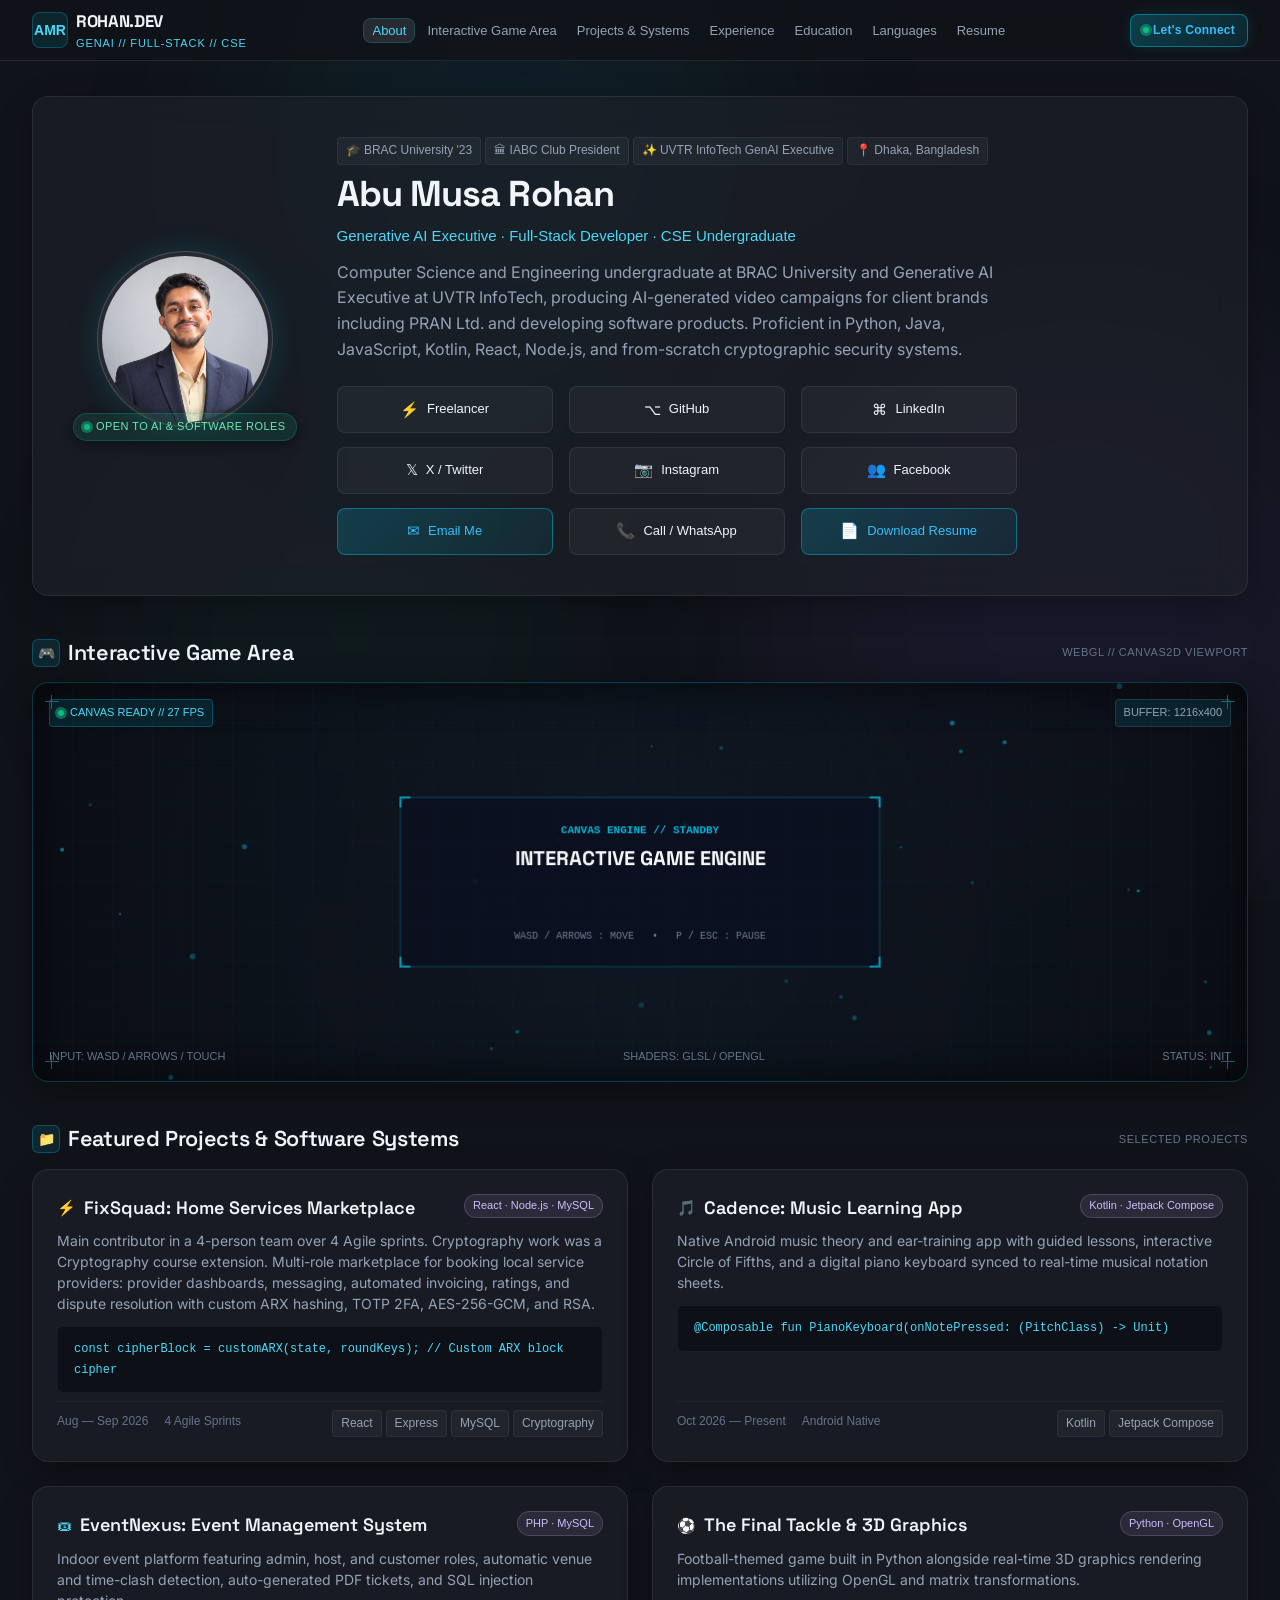
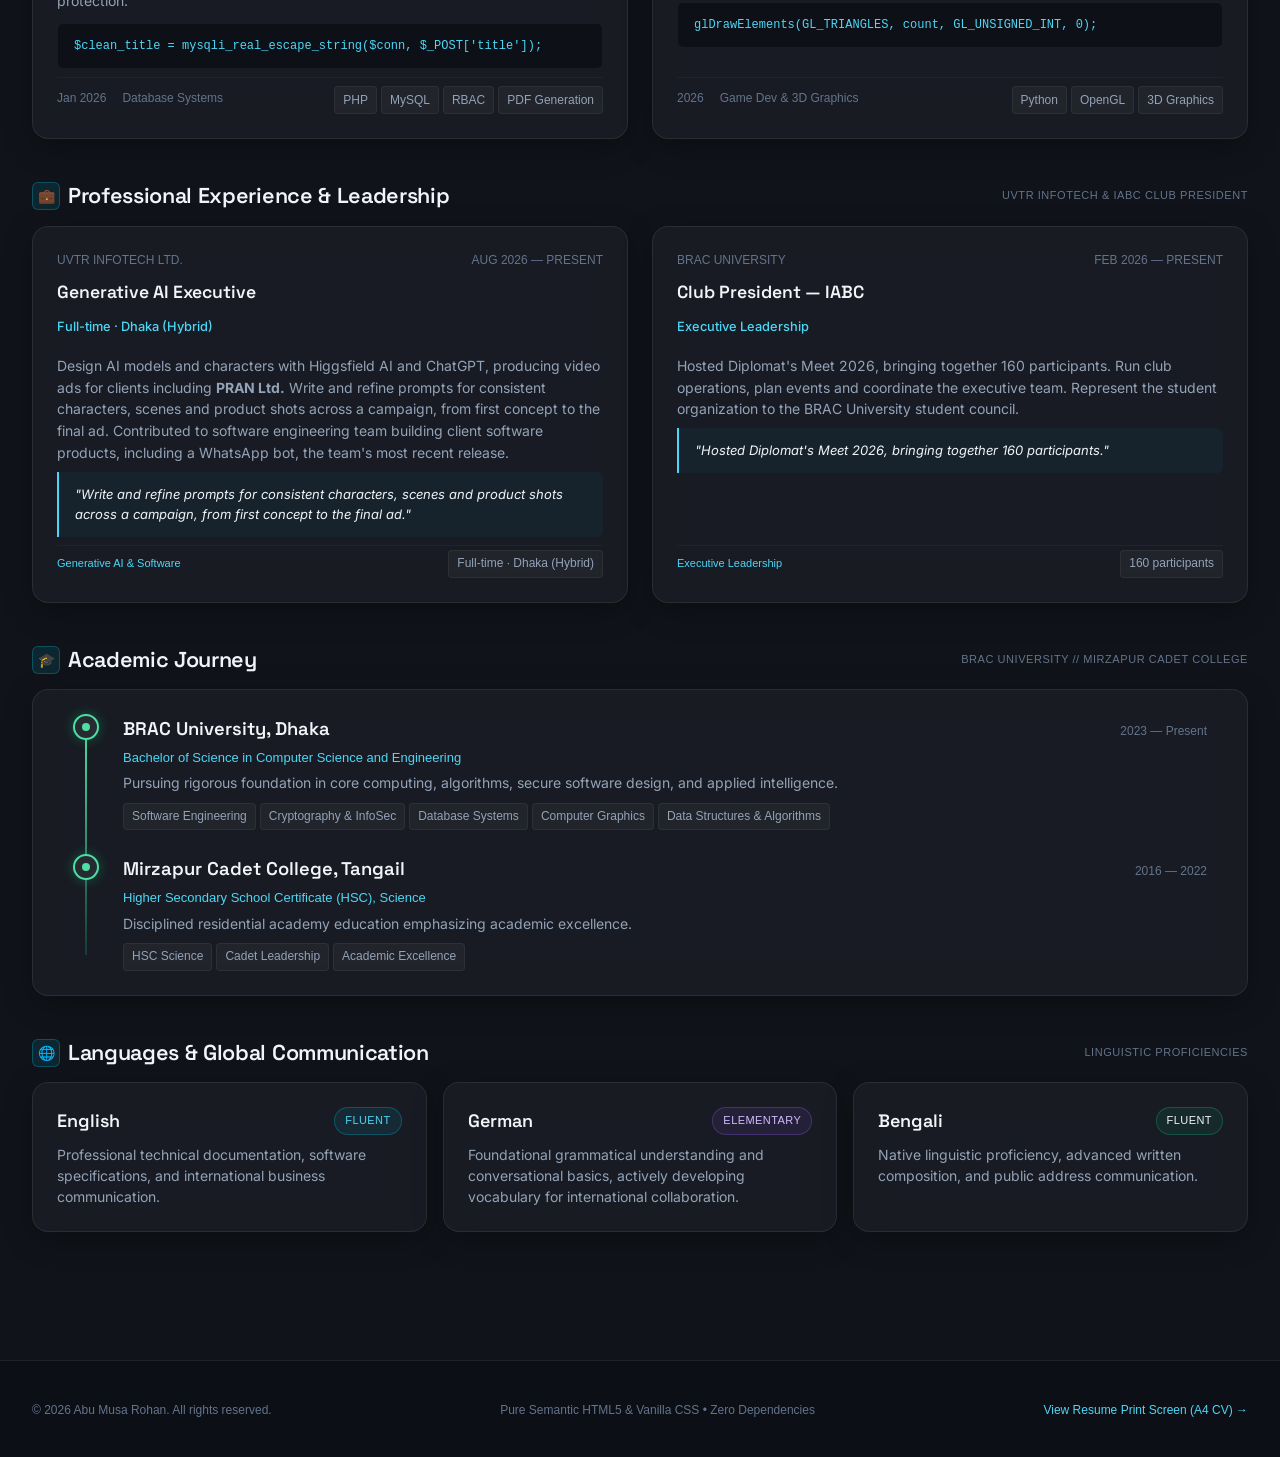
<file: index.html>
<!DOCTYPE html>
<html lang="en">
<head>
  <meta charset="UTF-8">
  <meta name="viewport" content="width=device-width, initial-scale=1.0">
  <title>Abu Musa Rohan - Generative AI Executive &amp; Full-Stack Developer</title>
  <meta name="description" content="Portfolio of Abu Musa Rohan - Generative AI Executive at UVTR InfoTech, Full-Stack Developer, and CSE Undergraduate at BRAC University.">
  
  <!-- Preconnect and Load Web Fonts (display: swap) -->
  <link rel="preconnect" href="https://fonts.googleapis.com">
  <link rel="preconnect" href="https://fonts.gstatic.com" crossorigin>
  <link rel="stylesheet" href="https://fonts.googleapis.com/css2?family=Inter:wght@400;500;600&family=Space+Grotesk:wght@500;600;700&display=swap">

  <!-- Design System Tokens & Base Stylesheet (Zero external framework dependencies) -->
  <link rel="stylesheet" href="css/tokens.css">
  <link rel="stylesheet" href="css/style.css">
</head>
<body>

  <!-- Ambient Decorative Glowing Mesh (Screen Only) -->
  <div class="ambient-mesh" aria-hidden="true">
    <div class="glow-orb glow-cyan-1"></div>
    <div class="glow-orb glow-violet-1"></div>
    <div class="glow-orb glow-emerald-1"></div>
  </div>

  <!-- Top Sticky Navigation -->
  <header class="site-header">
    <div class="nav-container">
      <a href="#" class="brand-badge">
        <div class="brand-icon">AMR</div>
        <div class="brand-text">
          <span class="brand-title">ROHAN.DEV</span>
          <span class="brand-subtitle">GenAI // Full-Stack // CSE</span>
        </div>
      </a>

      <nav aria-label="Main Navigation">
        <ul class="nav-links">
          <li><a href="#about" class="nav-link active">About</a></li>
          <li><a href="#interactive-game-area" class="nav-link">Interactive Game Area</a></li>
          <li><a href="#projects" class="nav-link">Projects &amp; Systems</a></li>
          <li><a href="#experience" class="nav-link">Experience</a></li>
          <li><a href="#education" class="nav-link">Education</a></li>
          <li><a href="#languages" class="nav-link">Languages</a></li>
          <li><a href="resume.html" class="nav-link">Resume</a></li>
        </ul>
      </nav>

      <div class="nav-actions">
        <a href="mailto:abumusarohan2437@gmail.com" class="btn btn-primary btn-sm" aria-label="Let's Connect via email">
          <span class="status-dot pulsing"></span>
          <span>Let's Connect</span>
        </a>
      </div>
    </div>
  </header>

  <!-- Main Content Shell -->
  <div class="site-wrapper">
    <main>

      <!-- ====================================================================
           MODULE 1: HERO SECTION
           ==================================================================== -->
      <section id="about" class="glass-panel hero-card" aria-label="Profile and Bio">
        <!-- Avatar Column with Glowing Halo and Live Status Badge -->
        <div class="hero-avatar-area">
          <div class="avatar-wrapper">
            <img src="assets/Professional Pic Rohan_org shirt.png" alt="Abu Musa Rohan - Generative AI Executive &amp; Full-Stack Developer" class="avatar-img" width="176" height="176" loading="eager" fetchpriority="high" decoding="async">
          </div>
          <div class="status-pill avatar-status-badge">
            <span class="status-dot pulsing"></span>
            <span>Open to AI &amp; Software Roles</span>
          </div>
        </div>

        <!-- Identity, Bio & Interactive Call-to-Actions -->
        <div class="hero-content">
          <!-- Status Chips Row -->
          <div class="hero-tags-row">
            <span class="tech-tag">🎓 BRAC University '23</span>
            <span class="tech-tag">🏛 IABC Club President</span>
            <span class="tech-tag">✨ UVTR InfoTech GenAI Executive</span>
            <span class="tech-tag">📍 Dhaka, Bangladesh</span>
          </div>

          <!-- Name & Role -->
          <h1 class="hero-name">Abu Musa Rohan</h1>
          <p class="hero-title-subline">Generative AI Executive · Full-Stack Developer · CSE Undergraduate</p>

          <!-- Narrative Bio -->
          <p class="hero-bio">
            Computer Science and Engineering undergraduate at BRAC University and Generative AI Executive at UVTR InfoTech, 
            producing AI-generated video campaigns for client brands including PRAN Ltd. and developing software products. 
            Proficient in Python, Java, JavaScript, Kotlin, React, Node.js, and from-scratch cryptographic security systems.
          </p>

          <!-- Frosted Glass Contact & Actions 3x3 Grid (9 Uniform Items) -->
          <div class="hero-contact-grid" aria-label="Social Profiles and Contact Channels">
            <!-- 1. Freelancer -->
            <a href="https://www.freelancer.com/u/rohan5689" target="_blank" rel="noopener noreferrer" class="contact-grid-btn" title="Freelancer.com Profile" aria-label="Freelancer Profile">
              <span class="btn-icon">⚡</span>
              <span class="btn-text">Freelancer</span>
            </a>
            <!-- 2. GitHub -->
            <a href="https://github.com/lEVI2889" target="_blank" rel="noopener noreferrer" class="contact-grid-btn" title="GitHub Profile" aria-label="GitHub Profile">
              <span class="btn-icon">⌥</span>
              <span class="btn-text">GitHub</span>
            </a>
            <!-- 3. LinkedIn -->
            <a href="https://linkedin.com/in/abumusarohan" target="_blank" rel="noopener noreferrer" class="contact-grid-btn" title="LinkedIn Profile" aria-label="LinkedIn Profile">
              <span class="btn-icon">⌘</span>
              <span class="btn-text">LinkedIn</span>
            </a>
            <!-- 4. X / Twitter -->
            <a href="https://x.com/levi_ack89" target="_blank" rel="noopener noreferrer" class="contact-grid-btn" title="X Profile" aria-label="X Profile">
              <span class="btn-icon">𝕏</span>
              <span class="btn-text">X / Twitter</span>
            </a>
            <!-- 5. Instagram -->
            <a href="https://www.instagram.com/am_rohan_89/" target="_blank" rel="noopener noreferrer" class="contact-grid-btn" title="Instagram" aria-label="Instagram Profile">
              <span class="btn-icon">📷</span>
              <span class="btn-text">Instagram</span>
            </a>
            <!-- 6. Facebook -->
            <a href="https://www.facebook.com/abumusa.rohan/" target="_blank" rel="noopener noreferrer" class="contact-grid-btn" title="Facebook" aria-label="Facebook Profile">
              <span class="btn-icon">👥</span>
              <span class="btn-text">Facebook</span>
            </a>
            <!-- 7. Email -->
            <a href="mailto:abumusarohan2437@gmail.com" class="contact-grid-btn highlight-primary" title="Email Abu Musa Rohan" aria-label="Email Abu Musa Rohan">
              <span class="btn-icon">✉</span>
              <span class="btn-text">Email Me</span>
            </a>
            <!-- 8. Call / Phone -->
            <a href="tel:+8801722615596" class="contact-grid-btn" title="Call or WhatsApp (+880 1722-615596)" aria-label="Call or WhatsApp (+880 1722-615596)">
              <span class="btn-icon">📞</span>
              <span class="btn-text">Call / WhatsApp</span>
            </a>
            <!-- 9. Download Resume -->
            <a href="resume.html" class="contact-grid-btn highlight-primary" title="View & Download Resume" aria-label="View and Download Resume">
              <span class="btn-icon">📄</span>
              <span class="btn-text">Download Resume</span>
            </a>
          </div>
        </div>
      </section>

      <!-- ====================================================================
           MODULE 2: INTERACTIVE CANVAS CONTAINER
           ==================================================================== -->
      <section id="interactive-game-area" class="canvas-section" aria-label="Interactive Game Canvas">
        <div class="section-header-row">
          <div class="section-title-wrap">
            <div class="section-icon-badge">🎮</div>
            <h2 class="section-heading">Interactive Game Area</h2>
          </div>
          <span class="section-telemetry">WebGL // Canvas2D Viewport</span>
        </div>

        <!-- Blank Frosted Glass Canvas Container -->
        <div class="interactive-game-canvas glass-panel">
          <!-- Subtle corner crosshairs -->
          <div class="crosshair crosshair-tl"></div>
          <div class="crosshair crosshair-tr"></div>
          <div class="crosshair crosshair-bl"></div>
          <div class="crosshair crosshair-br"></div>

          <!-- Header Bar within Canvas -->
          <div class="canvas-top-bar">
            <div class="canvas-status-badge">
              <span class="status-dot pulsing"></span>
              <span id="canvas-fps-badge">CANVAS READY // 60 FPS</span>
            </div>
            <div class="canvas-status-badge" style="border-color: rgba(255,255,255,0.1); color: var(--text-secondary);">
              <span id="canvas-buffer-badge">BUFFER: 1920x1080</span>
            </div>
          </div>

          <!-- HTML5 Canvas Element -->
          <canvas id="game-canvas" class="game-canvas game-viewport-canvas" aria-label="Interactive Game Viewport"></canvas>

          <!-- Center Minimalist Slot Badge strictly indicating the ready slot -->
          <div class="canvas-center-placeholder">
            <div class="canvas-slot-icon">
              <span>⬡</span>
            </div>
            <h3 class="canvas-slot-label">Interactive Game Area</h3>
            <p class="canvas-slot-desc">
              [Reserved Viewport Slot for Embedded Canvas/Wasm Engine. Ready for "The Final Tackle" Python/OpenGL or Canvas game integration.]
            </p>
          </div>

          <!-- Discreet System Footer within Canvas -->
          <div class="canvas-bottom-bar">
            <span id="canvas-input-badge">INPUT: WASD / ARROWS / TOUCH</span>
            <span>SHADERS: GLSL / OPENGL</span>
            <span id="canvas-status-badge">STATUS: STANDBY</span>
          </div>
        </div>
      </section>

      <!-- ====================================================================
           MODULE 3: PROJECTS & SYSTEMS (REAL CV DATA)
           ==================================================================== -->
      <section id="projects" class="canvas-section" aria-label="Featured Projects">
        <div class="section-header-row">
          <div class="section-title-wrap">
            <div class="section-icon-badge">📁</div>
            <h2 class="section-heading">Featured Projects &amp; Software Systems</h2>
          </div>
          <span class="section-telemetry">Selected Projects</span>
        </div>

        <div class="content-grid-2col">
          <!-- Project 1: FixSquad -->
          <article class="glass-panel glass-panel-interactive repo-card">
            <div class="repo-card-header">
              <div class="repo-name-group">
                <span class="repo-icon">⚡</span>
                <a href="https://github.com/lEVI2889" target="_blank" rel="noopener noreferrer" class="repo-title">FixSquad: Home Services Marketplace</a>
              </div>
              <span class="repo-lang-pill">React · Node.js · MySQL</span>
            </div>
            <p class="repo-desc">
              Main contributor in a 4-person team over 4 Agile sprints. Cryptography work was a Cryptography course extension. Multi-role marketplace for booking local service providers: provider dashboards, messaging, automated invoicing, ratings, and dispute resolution with custom ARX hashing, TOTP 2FA, AES-256-GCM, and RSA.
            </p>
            <div class="repo-code-preview">
              <code>const cipherBlock = customARX(state, roundKeys); // Custom ARX block cipher</code>
            </div>
            <div class="repo-footer">
              <div class="repo-metrics">
                <span class="metric-item">Aug — Sep 2026</span>
                <span class="metric-item">4 Agile Sprints</span>
              </div>
              <div class="timeline-chips">
                <span class="tech-tag">React</span>
                <span class="tech-tag">Express</span>
                <span class="tech-tag">MySQL</span>
                <span class="tech-tag">Cryptography</span>
              </div>
            </div>
          </article>

          <!-- Project 2: Cadence -->
          <article class="glass-panel glass-panel-interactive repo-card">
            <div class="repo-card-header">
              <div class="repo-name-group">
                <span class="repo-icon">🎵</span>
                <a href="https://github.com/lEVI2889" target="_blank" rel="noopener noreferrer" class="repo-title">Cadence: Music Learning App</a>
              </div>
              <span class="repo-lang-pill">Kotlin · Jetpack Compose</span>
            </div>
            <p class="repo-desc">
              Native Android music theory and ear-training app with guided lessons, interactive Circle of Fifths, and a digital piano keyboard synced to real-time musical notation sheets.
            </p>
            <div class="repo-code-preview">
              <code>@Composable fun PianoKeyboard(onNotePressed: (PitchClass) -&gt; Unit)</code>
            </div>
            <div class="repo-footer">
              <div class="repo-metrics">
                <span class="metric-item">Oct 2026 — Present</span>
                <span class="metric-item">Android Native</span>
              </div>
              <div class="timeline-chips">
                <span class="tech-tag">Kotlin</span>
                <span class="tech-tag">Jetpack Compose</span>
              </div>
            </div>
          </article>

          <!-- Project 3: EventNexus -->
          <article class="glass-panel glass-panel-interactive repo-card">
            <div class="repo-card-header">
              <div class="repo-name-group">
                <span class="repo-icon">🎟</span>
                <a href="https://github.com/lEVI2889" target="_blank" rel="noopener noreferrer" class="repo-title">EventNexus: Event Management System</a>
              </div>
              <span class="repo-lang-pill">PHP · MySQL</span>
            </div>
            <p class="repo-desc">
              Indoor event platform featuring admin, host, and customer roles, automatic venue and time-clash detection, auto-generated PDF tickets, and SQL injection protection.
            </p>
            <div class="repo-code-preview">
              <code>$clean_title = mysqli_real_escape_string($conn, $_POST['title']);</code>
            </div>
            <div class="repo-footer">
              <div class="repo-metrics">
                <span class="metric-item">Jan 2026</span>
                <span class="metric-item">Database Systems</span>
              </div>
              <div class="timeline-chips">
                <span class="tech-tag">PHP</span>
                <span class="tech-tag">MySQL</span>
                <span class="tech-tag">RBAC</span>
                <span class="tech-tag">PDF Generation</span>
              </div>
            </div>
          </article>

          <!-- Project 4: The Final Tackle & 3D Graphics -->
          <article class="glass-panel glass-panel-interactive repo-card">
            <div class="repo-card-header">
              <div class="repo-name-group">
                <span class="repo-icon">⚽</span>
                <a href="https://github.com/lEVI2889" target="_blank" rel="noopener noreferrer" class="repo-title">The Final Tackle &amp; 3D Graphics</a>
              </div>
              <span class="repo-lang-pill">Python · OpenGL</span>
            </div>
            <p class="repo-desc">
              Football-themed game built in Python alongside real-time 3D graphics rendering implementations utilizing OpenGL and matrix transformations.
            </p>
            <div class="repo-code-preview">
              <code>glDrawElements(GL_TRIANGLES, count, GL_UNSIGNED_INT, 0);</code>
            </div>
            <div class="repo-footer">
              <div class="repo-metrics">
                <span class="metric-item">2026</span>
                <span class="metric-item">Game Dev &amp; 3D Graphics</span>
              </div>
              <div class="timeline-chips">
                <span class="tech-tag">Python</span>
                <span class="tech-tag">OpenGL</span>
                <span class="tech-tag">3D Graphics</span>
              </div>
            </div>
          </article>
        </div>
      </section>

      <!-- ====================================================================
           MODULE 4: WORK EXPERIENCE & LEADERSHIP (REAL CV DATA)
           ==================================================================== -->
      <section id="experience" class="canvas-section" aria-label="Experience and Leadership">
        <div class="section-header-row">
          <div class="section-title-wrap">
            <div class="section-icon-badge">💼</div>
            <h2 class="section-heading">Professional Experience &amp; Leadership</h2>
          </div>
          <span class="section-telemetry">UVTR InfoTech &amp; IABC Club President</span>
        </div>

        <div class="feed-grid">
          <!-- Experience Item 1: UVTR InfoTech -->
          <article class="glass-panel glass-panel-interactive feed-card">
            <div class="feed-meta">
              <span>UVTR INFOTECH LTD.</span>
              <span>AUG 2026 — PRESENT</span>
            </div>
            <h3 style="font-family: var(--font-display); font-size: 1.1rem; font-weight: 600; color: var(--text-primary); margin-bottom: 0.2rem;">
              Generative AI Executive
            </h3>
            <div style="font-size: 0.8rem; color: var(--color-primary); margin-bottom: 0.6rem; font-weight: 500;">
              Full-time · Dhaka (Hybrid)
            </div>
            <p class="feed-content">
              Design AI models and characters with Higgsfield AI and ChatGPT, producing video ads for clients including <strong>PRAN Ltd.</strong>
              Write and refine prompts for consistent characters, scenes and product shots across a campaign, from first concept to the final ad.
              Contributed to software engineering team building client software products, including a WhatsApp bot, the team's most recent release.
            </p>
            <blockquote class="feed-highlight-quote">
              "Write and refine prompts for consistent characters, scenes and product shots across a campaign, from first concept to the final ad."
            </blockquote>
            <div class="feed-footer">
              <span class="feed-badge">Generative AI &amp; Software</span>
              <span class="tech-tag">Full-time · Dhaka (Hybrid)</span>
            </div>
          </article>

          <!-- Experience Item 2: IABC Club President -->
          <article class="glass-panel glass-panel-interactive feed-card">
            <div class="feed-meta">
              <span>BRAC UNIVERSITY</span>
              <span>FEB 2026 — PRESENT</span>
            </div>
            <h3 style="font-family: var(--font-display); font-size: 1.1rem; font-weight: 600; color: var(--text-primary); margin-bottom: 0.2rem;">
              Club President — IABC
            </h3>
            <div style="font-size: 0.8rem; color: var(--color-primary); margin-bottom: 0.6rem; font-weight: 500;">
              Executive Leadership
            </div>
            <p class="feed-content">
              Hosted Diplomat's Meet 2026, bringing together 160 participants.
              Run club operations, plan events and coordinate the executive team.
              Represent the student organization to the BRAC University student council.
            </p>
            <blockquote class="feed-highlight-quote">
              "Hosted Diplomat's Meet 2026, bringing together 160 participants."
            </blockquote>
            <div class="feed-footer">
              <span class="feed-badge">Executive Leadership</span>
              <span class="tech-tag">160 participants</span>
            </div>
          </article>
        </div>
      </section>

      <!-- ====================================================================
           MODULE 5: EDUCATION TIMELINE (REAL CV DATA)
           ==================================================================== -->
      <section id="education" class="canvas-section" aria-label="Education Timeline">
        <div class="section-header-row">
          <div class="section-title-wrap">
            <div class="section-icon-badge">🎓</div>
            <h2 class="section-heading">Academic Journey</h2>
          </div>
          <span class="section-telemetry">BRAC University // Mirzapur Cadet College</span>
        </div>

        <div class="glass-panel timeline-container">
          <!-- Continuous Vertical Axis Line -->
          <div class="timeline-axis" aria-hidden="true"></div>

          <!-- Timeline Node 1: BRAC University -->
          <div class="timeline-node">
            <div class="timeline-marker">
              <div class="timeline-marker-inner"></div>
            </div>
            <div class="timeline-content">
              <div class="timeline-header">
                <h3 class="timeline-inst">BRAC University, Dhaka</h3>
                <span class="timeline-period">2023 — Present</span>
              </div>
              <div class="timeline-degree">Bachelor of Science in Computer Science and Engineering</div>
              <p class="timeline-details">
                Pursuing rigorous foundation in core computing, algorithms, secure software design, and applied intelligence.
              </p>
              <div class="timeline-chips">
                <span class="tech-tag">Software Engineering</span>
                <span class="tech-tag">Cryptography &amp; InfoSec</span>
                <span class="tech-tag">Database Systems</span>
                <span class="tech-tag">Computer Graphics</span>
                <span class="tech-tag">Data Structures &amp; Algorithms</span>
              </div>
            </div>
          </div>

          <!-- Timeline Node 2: Mirzapur Cadet College -->
          <div class="timeline-node">
            <div class="timeline-marker">
              <div class="timeline-marker-inner"></div>
            </div>
            <div class="timeline-content">
              <div class="timeline-header">
                <h3 class="timeline-inst">Mirzapur Cadet College, Tangail</h3>
                <span class="timeline-period">2016 — 2022</span>
              </div>
              <div class="timeline-degree">Higher Secondary School Certificate (HSC), Science</div>
              <p class="timeline-details">
                Disciplined residential academy education emphasizing academic excellence.
              </p>
              <div class="timeline-chips">
                <span class="tech-tag">HSC Science</span>
                <span class="tech-tag">Cadet Leadership</span>
                <span class="tech-tag">Academic Excellence</span>
              </div>
            </div>
          </div>
        </div>
      </section>

      <!-- ====================================================================
           MODULE 6: LANGUAGES SECTION
           ==================================================================== -->
      <section id="languages" class="canvas-section" aria-label="Languages">
        <div class="section-header-row">
          <div class="section-title-wrap">
            <div class="section-icon-badge">🌐</div>
            <h2 class="section-heading">Languages &amp; Global Communication</h2>
          </div>
          <span class="section-telemetry">Linguistic Proficiencies</span>
        </div>

        <div style="display: grid; grid-template-columns: repeat(auto-fit, minmax(280px, 1fr)); gap: var(--space-md);">
          <div class="glass-panel repo-card">
            <div class="repo-card-header">
              <h3 class="repo-title">English</h3>
              <span class="status-pill" style="color: var(--color-primary); border-color: rgba(6,182,212,0.3); background: rgba(6,182,212,0.1);">Fluent</span>
            </div>
            <p class="repo-desc">
              Professional technical documentation, software specifications, and international business communication.
            </p>
          </div>

          <div class="glass-panel repo-card">
            <div class="repo-card-header">
              <h3 class="repo-title">German</h3>
              <span class="status-pill" style="color: var(--color-secondary); border-color: rgba(139,92,246,0.3); background: rgba(139,92,246,0.1);">Elementary</span>
            </div>
            <p class="repo-desc">
              Foundational grammatical understanding and conversational basics, actively developing vocabulary for international collaboration.
            </p>
          </div>

          <div class="glass-panel repo-card">
            <div class="repo-card-header">
              <h3 class="repo-title">Bengali</h3>
              <span class="status-pill" style="color: var(--color-accent); border-color: rgba(16,185,129,0.3); background: rgba(16,185,129,0.1);">Fluent</span>
            </div>
            <p class="repo-desc">
              Native linguistic proficiency, advanced written composition, and public address communication.
            </p>
          </div>
        </div>
      </section>

    </main>
  </div>

  <!-- Site Footer -->
  <footer class="site-footer">
    <div class="footer-content">
      <div>
        <span>© 2026 Abu Musa Rohan. All rights reserved.</span>
      </div>
      <div>
        <span>Pure Semantic HTML5 &amp; Vanilla CSS • Zero Dependencies</span>
      </div>
      <div>
        <a href="resume.html" style="color: var(--color-primary); text-decoration: none;">View Resume Print Screen (A4 CV) →</a>
      </div>
    </div>
  </footer>

  <!-- Generic Input Handler Logic (WASD, Arrows, Touch) -->
  <script src="js/input-handler.js" defer></script>
  <!-- Base Generic Game Entity Class -->
  <script src="js/entity.js" defer></script>
  <!-- Interactive Game Engine & Canvas Context Initializer -->
  <script src="js/game-engine.js" defer></script>
</body>
</html>
</file>
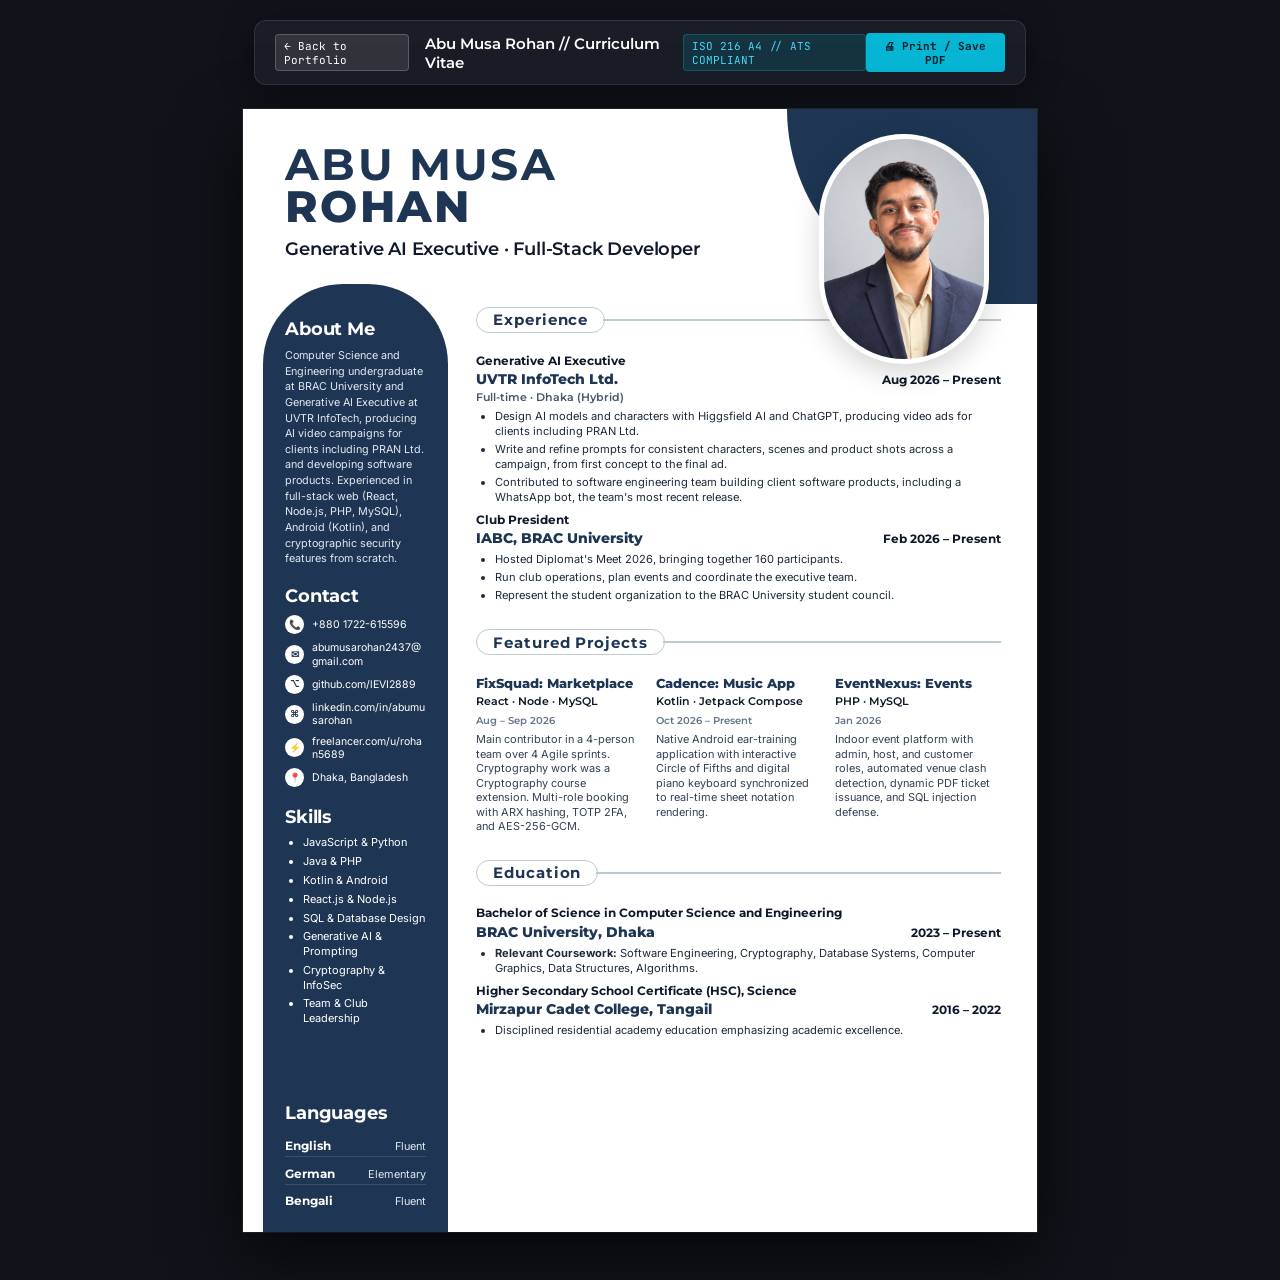
<file: resume.html>
<!DOCTYPE html>
<html lang="en">
<head>
  <meta charset="UTF-8">
  <meta name="viewport" content="width=device-width, initial-scale=1.0">
  <title>Abu Musa Rohan - Resume / Curriculum Vitae</title>
  <meta name="description" content="Curriculum Vitae of Abu Musa Rohan - Generative AI Executive, Full-Stack Developer, and CSE Undergraduate at BRAC University.">

  <!-- Preconnect and Load Web Fonts (display: swap) -->
  <link rel="preconnect" href="https://fonts.googleapis.com">
  <link rel="preconnect" href="https://fonts.gstatic.com" crossorigin>
  <link rel="stylesheet" href="https://fonts.googleapis.com/css2?family=Montserrat:wght@400;500;600;700;800&family=Inter:wght@400;500;600;700&family=JetBrains+Mono:wght@400;500&display=swap">

  <!-- Core Stylesheet: Print & Exact Visual Replica of 2-Column Template -->
  <link rel="stylesheet" href="css/print.css">
</head>
<body class="resume-body">

  <!-- Screen Viewport Control Deck (Hidden on Print) -->
  <aside class="resume-control-deck no-print" aria-label="Resume Controls">
    <div class="deck-bar">
      <div class="deck-info">
        <a href="index.html" class="deck-badge" aria-label="Back to Portfolio" style="text-decoration: none; color: #ffffff; background: rgba(255,255,255,0.1); border-color: rgba(255,255,255,0.2);">
          <span>← Back to Portfolio</span>
        </a>
        <span class="deck-title">Abu Musa Rohan // Curriculum Vitae</span>
        <span class="deck-badge">ISO 216 A4 // ATS COMPLIANT</span>
      </div>

      <div class="deck-actions">
        <button type="button" onclick="window.print()" class="deck-badge" aria-label="Print or Save Resume as PDF" style="cursor: pointer; background: #06b6d4; color: #001f26; border: none; font-weight: 700; padding: 0.35rem 0.85rem;">
          <span>🖨 Print / Save PDF</span>
        </button>
      </div>
    </div>
  </aside>

  <!-- Printable Sheet Container (Screen Preview & Native Print Target) -->
  <div class="sheet-host">
    <article class="resume-sheet" aria-label="Curriculum Vitae Document">

      <!-- ==================================================================
           HEADER REGION (Name, Tagline, Arched Portrait & Corner Accent)
           ================================================================== -->
      <header class="cv-header-area">
        <!-- Identity / Name Block -->
        <div class="cv-name-block">
          <h1 class="cv-name-row">ABU MUSA</h1>
          <h1 class="cv-name-sub">ROHAN</h1>
          <p class="cv-tagline-text">Generative AI Executive · Full-Stack Developer</p>
        </div>

        <!-- Top-Right Dark Navy Decorative Corner Curve -->
        <div class="top-right-navy-curve" aria-hidden="true"></div>

        <!-- Dedicated Arched Avatar Container with Smooth Elongated Arch and Overflow Hidden -->
        <div class="avatar-arch-container">
          <img src="assets/Professional Pic Rohan_org shirt.png" alt="Abu Musa Rohan" class="avatar-arch-img" width="170" height="230" loading="eager" fetchpriority="high" decoding="async">
        </div>
      </header>

      <!-- ==================================================================
           2-COLUMN BODY GRID (Dark Navy Left Sidebar & White Main Content)
           ================================================================== -->
      <div class="cv-body-grid">

        <!-- --- LEFT COLUMN: DARK NAVY SIDEBAR --- -->
        <aside class="cv-sidebar">
          
          <!-- About Me -->
          <section class="sidebar-section">
            <h2 class="sidebar-title">About Me</h2>
            <p class="sidebar-body-text">
              Computer Science and Engineering undergraduate at BRAC University and Generative AI Executive at UVTR InfoTech, 
              producing AI video campaigns for clients including PRAN Ltd. and developing software products. Experienced in 
              full-stack web (React, Node.js, PHP, MySQL), Android (Kotlin), and cryptographic security features from scratch.
            </p>
          </section>

          <!-- Contact -->
          <section class="sidebar-section">
            <h2 class="sidebar-title">Contact</h2>
            <div class="contact-items-list">
              <a href="tel:+8801722615596" class="contact-row" title="Phone">
                <span class="contact-icon-pill">📞</span>
                <span class="contact-text">+880 1722-615596</span>
              </a>
              <a href="mailto:abumusarohan2437@gmail.com" class="contact-row" title="Email">
                <span class="contact-icon-pill">✉</span>
                <span class="contact-text">abumusarohan2437@gmail.com</span>
              </a>
              <a href="https://github.com/lEVI2889" target="_blank" rel="noopener noreferrer" class="contact-row" title="GitHub">
                <span class="contact-icon-pill">⌥</span>
                <span class="contact-text">github.com/lEVI2889</span>
              </a>
              <a href="https://linkedin.com/in/abumusarohan" target="_blank" rel="noopener noreferrer" class="contact-row" title="LinkedIn">
                <span class="contact-icon-pill">⌘</span>
                <span class="contact-text">linkedin.com/in/abumusarohan</span>
              </a>
              <a href="https://www.freelancer.com/u/rohan5689" target="_blank" rel="noopener noreferrer" class="contact-row" title="Freelancer.com">
                <span class="contact-icon-pill">⚡</span>
                <span class="contact-text">freelancer.com/u/rohan5689</span>
              </a>
              <div class="contact-row" title="Location">
                <span class="contact-icon-pill">📍</span>
                <span class="contact-text">Dhaka, Bangladesh</span>
              </div>
            </div>
          </section>

          <!-- Skills -->
          <section class="sidebar-section">
            <h2 class="sidebar-title">Skills</h2>
            <ul class="skills-bullet-list">
              <li>JavaScript &amp; Python</li>
              <li>Java &amp; PHP</li>
              <li>Kotlin &amp; Android</li>
              <li>React.js &amp; Node.js</li>
              <li>SQL &amp; Database Design</li>
              <li>Generative AI &amp; Prompting</li>
              <li>Cryptography &amp; InfoSec</li>
              <li>Team &amp; Club Leadership</li>
            </ul>
          </section>

          <!-- Languages (Clean ATS-Readable Text Labels) -->
          <section class="sidebar-section" style="margin-top: auto;">
            <h2 class="sidebar-title">Languages</h2>
            <div class="languages-text-list">
              <div class="language-text-item">
                <span class="language-name">English</span>
                <span class="language-level">Fluent</span>
              </div>
              <div class="language-text-item">
                <span class="language-name">German</span>
                <span class="language-level">Elementary</span>
              </div>
              <div class="language-text-item">
                <span class="language-name">Bengali</span>
                <span class="language-level">Fluent</span>
              </div>
            </div>
          </section>

        </aside>

        <!-- --- RIGHT COLUMN: WHITE MAIN CONTENT --- -->
        <main class="cv-main-content">

          <!-- 1. EXPERIENCE SECTION -->
          <section>
            <div class="pill-header-row">
              <h2 class="pill-header-badge">Experience</h2>
              <div class="pill-header-line" aria-hidden="true"></div>
            </div>

            <!-- Job 1: UVTR InfoTech -->
            <div class="cv-entry-block">
              <h3 class="cv-entry-subheading">Generative AI Executive</h3>
              <div class="cv-entry-meta-row">
                <span class="cv-entry-org">UVTR InfoTech Ltd.</span>
                <span class="cv-entry-date">Aug 2026 – Present</span>
              </div>
              <div style="font-family: var(--font-cv-display); font-size: 0.675rem; font-weight: 600; color: #475569; margin-top: -0.1rem; margin-bottom: 0.15rem;">
                Full-time · Dhaka (Hybrid)
              </div>
              <ul class="cv-entry-bullets">
                <li>Design AI models and characters with Higgsfield AI and ChatGPT, producing video ads for clients including PRAN Ltd.</li>
                <li>Write and refine prompts for consistent characters, scenes and product shots across a campaign, from first concept to the final ad.</li>
                <li>Contributed to software engineering team building client software products, including a WhatsApp bot, the team's most recent release.</li>
              </ul>
            </div>

            <!-- Job 2: IABC Club President -->
            <div class="cv-entry-block">
              <h3 class="cv-entry-subheading">Club President</h3>
              <div class="cv-entry-meta-row">
                <span class="cv-entry-org">IABC, BRAC University</span>
                <span class="cv-entry-date">Feb 2026 – Present</span>
              </div>
              <ul class="cv-entry-bullets">
                <li>Hosted Diplomat's Meet 2026, bringing together 160 participants.</li>
                <li>Run club operations, plan events and coordinate the executive team.</li>
                <li>Represent the student organization to the BRAC University student council.</li>
              </ul>
            </div>
          </section>

          <!-- 2. PROJECTS SECTION -->
          <section>
            <div class="pill-header-row">
              <h2 class="pill-header-badge">Featured Projects</h2>
              <div class="pill-header-line" aria-hidden="true"></div>
            </div>

            <div class="projects-grid-3col">
              <!-- Project A: FixSquad -->
              <div class="project-column-item">
                <h3 class="project-title">FixSquad: Marketplace</h3>
                <span class="project-role-tech">React · Node · MySQL</span>
                <span style="font-family: var(--font-cv-display); font-size: 0.64rem; font-weight: 600; color: #64748b; margin-bottom: 0.15rem;">Aug – Sep 2026</span>
                <p class="project-desc-text">
                  Main contributor in a 4-person team over 4 Agile sprints. Cryptography work was a Cryptography course extension. Multi-role booking with ARX hashing, TOTP 2FA, and AES-256-GCM.
                </p>
              </div>

              <!-- Project B: Cadence -->
              <div class="project-column-item">
                <h3 class="project-title">Cadence: Music App</h3>
                <span class="project-role-tech">Kotlin · Jetpack Compose</span>
                <span style="font-family: var(--font-cv-display); font-size: 0.64rem; font-weight: 600; color: #64748b; margin-bottom: 0.15rem;">Oct 2026 – Present</span>
                <p class="project-desc-text">
                  Native Android ear-training application with interactive Circle of Fifths and digital piano keyboard synchronized to real-time sheet notation rendering.
                </p>
              </div>

              <!-- Project C: EventNexus -->
              <div class="project-column-item">
                <h3 class="project-title">EventNexus: Events</h3>
                <span class="project-role-tech">PHP · MySQL</span>
                <span style="font-family: var(--font-cv-display); font-size: 0.64rem; font-weight: 600; color: #64748b; margin-bottom: 0.15rem;">Jan 2026</span>
                <p class="project-desc-text">
                  Indoor event platform with admin, host, and customer roles, automated venue clash detection, dynamic PDF ticket issuance, and SQL injection defense.
                </p>
              </div>
            </div>
          </section>

          <!-- 3. EDUCATION SECTION -->
          <section>
            <div class="pill-header-row">
              <h2 class="pill-header-badge">Education</h2>
              <div class="pill-header-line" aria-hidden="true"></div>
            </div>

            <!-- Degree 1 -->
            <div class="cv-entry-block">
              <h3 class="cv-entry-subheading">Bachelor of Science in Computer Science and Engineering</h3>
              <div class="cv-entry-meta-row">
                <span class="cv-entry-org">BRAC University, Dhaka</span>
                <span class="cv-entry-date">2023 – Present</span>
              </div>
              <ul class="cv-entry-bullets">
                <li><strong>Relevant Coursework:</strong> Software Engineering, Cryptography, Database Systems, Computer Graphics, Data Structures, Algorithms.</li>
              </ul>
            </div>

            <!-- Degree 2 -->
            <div class="cv-entry-block">
              <h3 class="cv-entry-subheading">Higher Secondary School Certificate (HSC), Science</h3>
              <div class="cv-entry-meta-row">
                <span class="cv-entry-org">Mirzapur Cadet College, Tangail</span>
                <span class="cv-entry-date">2016 – 2022</span>
              </div>
              <ul class="cv-entry-bullets">
                <li>Disciplined residential academy education emphasizing academic excellence.</li>
              </ul>
            </div>
          </section>

        </main>

      </div>

    </article>
  </div>

  <!-- Data Model Integration Hook -->
  <script src="data/portfolio-data.js" defer></script>
</body>
</html>
</file>
<file: css/tokens.css>
/* ==========================================================================
   Design System Tokens - Frosted Glass CS Portfolio
   Derived from Stitch project "Frosted Glass CS Portfolio"
   ========================================================================== */

:root {
  /* --- Color Palette (Dark Mode Base) --- */
  --bg-canvas: #101319;
  --surface-container-high: #272a30;

  /* --- Accents --- */
  --color-primary: #4cd7f6;
  --color-primary-container: #06b6d4;

  --color-secondary: #d0bcff;
  --color-secondary-container: #8b5cf6;

  --color-tertiary: #4edea3;
  --color-tertiary-container: #10b981;

  /* --- Typography Colors --- */
  --text-primary: #f1f5f9;
  --text-secondary: #94a3b8;
  --text-muted: #64748b;

  /* --- Borders & Outlines --- */
  --outline-subtle: rgba(255, 255, 255, 0.08);
  --outline-highlight: rgba(255, 255, 255, 0.16);

  /* --- Frosted Glass Surface Tokens --- */
  --glass-bg-subtle: rgba(24, 28, 36, 0.45);
  --glass-bg-default: rgba(30, 34, 43, 0.60);
  --glass-bg-raised: rgba(38, 44, 56, 0.75);

  --glass-blur-sm: 12px;
  --glass-blur-md: 16px;
  --glass-blur-lg: 24px;

  --glass-border-default: 1px solid var(--outline-subtle);
  --glass-border-highlight: 1px solid var(--outline-highlight);

  --glass-shadow-default: 0 8px 32px -4px rgba(0, 0, 0, 0.35);
  --glass-shadow-raised: 0 16px 40px -8px rgba(0, 0, 0, 0.50), 0 0 20px -2px rgba(6, 182, 212, 0.15);

  /* --- Typography Families --- */
  --font-display: 'Space Grotesk', -apple-system, BlinkMacSystemFont, 'Segoe UI', Roboto, sans-serif;
  --font-body: 'Inter', -apple-system, BlinkMacSystemFont, 'Segoe UI', Roboto, sans-serif;
  --font-mono: 'Helvetica Neue', Helvetica, Arial, sans-serif;

  /* --- Border Radius Scale --- */
  --radius-xs: 4px;
  --radius-sm: 6px;
  --radius-md: 8px;
  --radius-lg: 16px;
  --radius-full: 9999px;

  /* --- Spacing Scale --- */
  --space-xs: 0.25rem;   /* 4px */
  --space-sm: 0.5rem;    /* 8px */
  --space-md: 1rem;      /* 16px */
  --space-lg: 1.5rem;    /* 24px */
  --space-xl: 2.5rem;    /* 40px */
  --space-2xl: 4rem;     /* 64px */

  /* --- Layout Bounds --- */
  --max-content-width: 1280px;
  --page-margin: 2rem;
  --grid-gutter: 1.5rem;
}

@media (max-width: 768px) {
  :root {
    --page-margin: 1.25rem;
    --grid-gutter: 1rem;
    --space-xl: 2rem;
  }
}
</file>
<file: css/style.css>
/* ==========================================================================
   Base Styles & Components - Frosted Glass CS Portfolio
   Adheres to @ponytail: zero dependencies, vanilla CSS custom properties,
   hardware-accelerated backdrop-filter frosted glass surfaces.
   ========================================================================== */

@import url('https://fonts.googleapis.com/css2?family=Inter:wght@400;500;600&family=Space+Grotesk:wght@500;600;700&display=swap');

/* --- Resets & Base Elements --- */
*, *::before, *::after {
  box-sizing: border-box;
  margin: 0;
  padding: 0;
}

html {
  font-size: 16px;
  scroll-behavior: smooth;
  color-scheme: dark;
}

/* --- Accessibility: Focus Visible Styling --- */
:focus-visible {
  outline: 2px solid var(--color-primary);
  outline-offset: 3px;
  border-radius: var(--radius-sm);
}

:focus:not(:focus-visible) {
  outline: none;
}

a:focus-visible,
button:focus-visible,
input:focus-visible,
select:focus-visible,
textarea:focus-visible,
[tabindex]:focus-visible {
  outline: 2px solid var(--color-primary);
  outline-offset: 3px;
}

body {
  background-color: var(--bg-canvas);
  color: var(--text-primary);
  font-family: var(--font-body);
  font-size: 0.9375rem; /* 15px */
  line-height: 1.6;
  min-height: 100vh;
  position: relative;
  overflow-x: hidden;
  -webkit-font-smoothing: antialiased;
  -moz-osx-font-smoothing: grayscale;
}

/* --- Ambient Glow Mesh Background --- */
.ambient-mesh {
  position: fixed;
  inset: 0;
  pointer-events: none;
  z-index: 0;
  overflow: hidden;
}

.glow-orb {
  position: absolute;
  border-radius: 50%;
  filter: blur(120px);
  opacity: 0.08;
  will-change: transform;
}

.glow-cyan-1 {
  width: 500px;
  height: 500px;
  background-color: var(--color-primary-container);
  top: -100px;
  left: 20%;
}

.glow-violet-1 {
  width: 600px;
  height: 600px;
  background-color: var(--color-secondary-container);
  top: 35%;
  right: -100px;
}

.glow-emerald-1 {
  width: 450px;
  height: 450px;
  background-color: var(--color-tertiary-container);
  bottom: 5%;
  left: 10%;
  opacity: 0.05;
}

/* --- Container & Layout --- */
.site-wrapper {
  position: relative;
  z-index: 1;
  max-width: var(--max-content-width);
  margin: 0 auto;
  padding: 0 var(--page-margin);
}

main {
  display: flex;
  flex-direction: column;
  gap: var(--space-xl);
  padding-top: calc(72px + var(--space-lg));
  padding-bottom: var(--space-2xl);
}

/* --- Frosted Glass Surface Primitives --- */
.glass-panel {
  background: var(--glass-bg-default);
  backdrop-filter: blur(var(--glass-blur-md));
  -webkit-backdrop-filter: blur(var(--glass-blur-md));
  border: var(--glass-border-default);
  border-radius: var(--radius-lg);
  box-shadow: var(--glass-shadow-default);
  position: relative;
  overflow: hidden;
  transition: transform 0.25s ease, border-color 0.25s ease, box-shadow 0.25s ease;
}

.glass-panel-subtle {
  background: var(--glass-bg-subtle);
  backdrop-filter: blur(var(--glass-blur-sm));
  -webkit-backdrop-filter: blur(var(--glass-blur-sm));
  border: var(--glass-border-default);
  border-radius: var(--radius-md);
}

.glass-panel-raised {
  background: var(--glass-bg-raised);
  backdrop-filter: blur(var(--glass-blur-lg));
  -webkit-backdrop-filter: blur(var(--glass-blur-lg));
  border: var(--glass-border-highlight);
  border-radius: var(--radius-lg);
  box-shadow: var(--glass-shadow-raised);
}

.glass-panel-interactive:hover {
  transform: translateY(-3px);
  border-color: var(--outline-highlight);
  box-shadow: var(--glass-shadow-raised);
}

/* --- Fixed Top Navigation --- */
.site-header {
  position: fixed;
  top: 0;
  left: 0;
  right: 0;
  z-index: 50;
  padding: var(--space-sm) var(--page-margin);
  background: rgba(16, 19, 25, 0.75);
  backdrop-filter: blur(var(--glass-blur-lg));
  -webkit-backdrop-filter: blur(var(--glass-blur-lg));
  border-bottom: var(--glass-border-default);
}

.nav-container {
  max-width: var(--max-content-width);
  margin: 0 auto;
  display: flex;
  align-items: center;
  justify-content: space-between;
}

.brand-badge {
  display: flex;
  align-items: center;
  gap: var(--space-sm);
  text-decoration: none;
}

.brand-icon {
  width: 36px;
  height: 36px;
  display: flex;
  align-items: center;
  justify-content: center;
  border-radius: var(--radius-md);
  background: rgba(6, 182, 212, 0.12);
  border: 1px solid rgba(6, 182, 212, 0.3);
  color: var(--color-primary);
  font-family: var(--font-mono);
  font-weight: 700;
  font-size: 0.875rem;
}

.brand-text {
  display: flex;
  flex-direction: column;
}

.brand-title {
  font-family: var(--font-display);
  font-size: 1.05rem;
  font-weight: 700;
  letter-spacing: -0.02em;
  color: var(--text-primary);
}

.brand-subtitle {
  font-family: var(--font-mono);
  font-size: 0.6875rem;
  color: var(--color-primary);
  text-transform: uppercase;
  letter-spacing: 0.08em;
}

.nav-links {
  display: flex;
  align-items: center;
  gap: var(--space-xs);
  list-style: none;
}

.nav-link {
  font-family: var(--font-mono);
  font-size: 0.8125rem;
  color: var(--text-secondary);
  text-decoration: none;
  padding: var(--space-xs) var(--space-sm);
  border-radius: var(--radius-md);
  transition: color 0.2s, background-color 0.2s;
}

.nav-link:hover, .nav-link.active {
  color: var(--text-primary);
  background: var(--surface-container-high);
}

.nav-link.active {
  color: var(--color-primary);
  border: 1px solid rgba(6, 182, 212, 0.25);
}

.nav-actions {
  display: flex;
  align-items: center;
  gap: var(--space-sm);
}

/* --- Buttons & Action Chips --- */
.btn {
  display: inline-flex;
  align-items: center;
  justify-content: center;
  gap: var(--space-xs);
  font-family: var(--font-mono);
  font-size: 0.8125rem;
  font-weight: 600;
  letter-spacing: 0.02em;
  padding: 0.625rem 1.25rem;
  border-radius: var(--radius-md);
  text-decoration: none;
  cursor: pointer;
  transition: all 0.2s ease;
  white-space: nowrap;
}

.btn-primary {
  background: linear-gradient(135deg, rgba(6, 182, 212, 0.28), rgba(6, 182, 212, 0.12));
  color: #38bdf8;
  border: 1px solid rgba(6, 182, 212, 0.5);
  box-shadow: 0 0 16px -2px rgba(6, 182, 212, 0.2);
}

.btn-primary:hover {
  background: linear-gradient(135deg, rgba(6, 182, 212, 0.4), rgba(6, 182, 212, 0.2));
  border-color: rgba(6, 182, 212, 0.8);
  box-shadow: 0 0 20px rgba(6, 182, 212, 0.4);
  color: #f0f9ff;
  transform: translateY(-1px);
}

.btn-secondary {
  background: rgba(255, 255, 255, 0.05);
  color: var(--text-primary);
  border: var(--glass-border-default);
}

.btn-secondary:hover {
  background: rgba(255, 255, 255, 0.1);
  border-color: var(--outline-highlight);
  color: #ffffff;
  transform: translateY(-1px);
}

.btn-sm {
  padding: 0.375rem 0.75rem;
  font-size: 0.75rem;
}

/* --- Status & Tech Pills --- */
.status-pill {
  display: inline-flex;
  align-items: center;
  gap: 0.375rem;
  padding: 0.25rem 0.625rem;
  border-radius: var(--radius-full);
  font-family: var(--font-mono);
  font-size: 0.6875rem;
  font-weight: 500;
  text-transform: uppercase;
  letter-spacing: 0.04em;
  background: rgba(16, 185, 129, 0.12);
  color: #6ee7b7;
  border: 1px solid rgba(16, 185, 129, 0.25);
}

.status-dot {
  width: 6px;
  height: 6px;
  border-radius: 50%;
  background-color: var(--color-tertiary-container);
  position: relative;
}

.status-dot.pulsing::after {
  content: '';
  position: absolute;
  inset: -3px;
  border-radius: 50%;
  background-color: var(--color-tertiary-container);
  opacity: 0.5;
  animation: pulse-ring 2s infinite ease-out;
}

@keyframes pulse-ring {
  0% { transform: scale(0.8); opacity: 0.8; }
  100% { transform: scale(2.2); opacity: 0; }
}

.tech-tag {
  display: inline-flex;
  align-items: center;
  padding: 0.2rem 0.5rem;
  border-radius: var(--radius-xs);
  font-family: var(--font-mono);
  font-size: 0.75rem;
  background: rgba(255, 255, 255, 0.04);
  color: var(--text-secondary);
  border: 1px solid rgba(255, 255, 255, 0.06);
}

/* --- Module 1: Hero Section Component --- */
.hero-card {
  padding: var(--space-xl);
  display: flex;
  align-items: center;
  gap: var(--space-xl);
}

.hero-avatar-area {
  flex-shrink: 0;
  position: relative;
  display: flex;
  flex-direction: column;
  align-items: center;
}

.avatar-wrapper {
  width: 176px;
  height: 176px;
  border-radius: 50%;
  padding: 4px;
  background: var(--surface-container-high);
  border: 1px solid var(--outline-highlight);
  box-shadow: 0 0 32px -4px rgba(6, 182, 212, 0.25);
  display: flex;
  align-items: center;
  justify-content: center;
  overflow: hidden;
}

.avatar-img {
  width: 100%;
  height: 100%;
  border-radius: 50%;
  object-fit: cover;
}

.avatar-status-badge {
  margin-top: -14px;
  z-index: 2;
  box-shadow: 0 4px 12px rgba(0, 0, 0, 0.4);
}

.hero-content {
  flex: 1;
  display: flex;
  flex-direction: column;
  gap: var(--space-sm);
}

.hero-tags-row {
  display: flex;
  flex-wrap: wrap;
  gap: var(--space-xs);
}

.hero-name {
  font-family: var(--font-display);
  font-size: 2.25rem;
  font-weight: 700;
  letter-spacing: -0.025em;
  color: var(--text-primary);
  line-height: 1.2;
}

.hero-title-subline {
  font-family: var(--font-mono);
  font-size: 0.9375rem;
  color: var(--color-primary);
  font-weight: 500;
}

.hero-bio {
  color: var(--text-secondary);
  font-size: 1rem;
  max-width: 680px;
  margin-top: var(--space-xs);
}

.social-chips-row {
  display: flex;
  flex-wrap: wrap;
  align-items: center;
  gap: var(--space-xs);
  margin-top: var(--space-xs);
}

.social-chip {
  display: inline-flex;
  align-items: center;
  gap: 0.375rem;
  padding: 0.35rem 0.75rem;
  border-radius: var(--radius-sm);
  background: rgba(255, 255, 255, 0.03);
  border: 1px solid rgba(255, 255, 255, 0.08);
  color: var(--text-secondary);
  text-decoration: none;
  font-family: var(--font-mono);
  font-size: 0.75rem;
  transition: all 0.2s ease;
}

.social-chip:hover {
  background: rgba(255, 255, 255, 0.08);
  border-color: rgba(6, 182, 212, 0.4);
  color: var(--color-primary);
}

.hero-cta-group {
  display: flex;
  flex-wrap: wrap;
  gap: var(--space-sm);
  margin-top: var(--space-md);
}

/* --- Hero Contact & Actions 3x3 Grid --- */
.hero-contact-grid {
  display: grid;
  grid-template-columns: repeat(3, 1fr);
  gap: 0.85rem 1rem;
  width: 100%;
  max-width: 680px;
  margin-top: var(--space-md);
  box-sizing: border-box;
}

.contact-grid-btn {
  display: inline-flex;
  align-items: center;
  justify-content: center;
  gap: 0.5rem;
  width: 100%;
  padding: 0.65rem 0.85rem;
  border-radius: var(--radius-md);
  background: rgba(255, 255, 255, 0.04);
  backdrop-filter: blur(var(--blur-sm));
  -webkit-backdrop-filter: blur(var(--blur-sm));
  border: 1px solid rgba(255, 255, 255, 0.08);
  color: var(--text-primary);
  text-decoration: none;
  font-family: var(--font-mono);
  font-size: 0.8125rem;
  font-weight: 500;
  transition: all 0.2s ease;
  box-sizing: border-box;
  text-align: center;
  white-space: nowrap;
}

.contact-grid-btn:hover {
  background: rgba(255, 255, 255, 0.09);
  border-color: rgba(6, 182, 212, 0.5);
  color: var(--color-primary);
  transform: translateY(-1.5px);
  box-shadow: 0 4px 14px rgba(6, 182, 212, 0.15);
}

.contact-grid-btn.highlight-primary {
  background: linear-gradient(135deg, rgba(6, 182, 212, 0.22), rgba(6, 182, 212, 0.08));
  border-color: rgba(6, 182, 212, 0.45);
  color: #38bdf8;
}

.contact-grid-btn.highlight-primary:hover {
  background: linear-gradient(135deg, rgba(6, 182, 212, 0.38), rgba(6, 182, 212, 0.18));
  border-color: rgba(6, 182, 212, 0.85);
  color: #f0f9ff;
  box-shadow: 0 0 16px rgba(6, 182, 212, 0.35);
}

.contact-grid-btn .btn-icon {
  font-size: 0.95rem;
  display: inline-flex;
  align-items: center;
  justify-content: center;
  flex-shrink: 0;
}

.contact-grid-btn .btn-text {
  overflow: hidden;
  text-overflow: ellipsis;
  white-space: nowrap;
}

/* --- Module 2: Interactive Canvas ("Interactive Game Area") --- */
.canvas-section {
  display: flex;
  flex-direction: column;
  gap: var(--space-sm);
}

.section-header-row {
  display: flex;
  align-items: center;
  justify-content: space-between;
  margin-bottom: var(--space-xs);
}

.section-title-wrap {
  display: flex;
  align-items: center;
  gap: var(--space-sm);
}

.section-icon-badge {
  width: 28px;
  height: 28px;
  border-radius: var(--radius-sm);
  background: rgba(6, 182, 212, 0.12);
  border: 1px solid rgba(6, 182, 212, 0.3);
  color: var(--color-primary);
  display: flex;
  align-items: center;
  justify-content: center;
  font-size: 0.875rem;
}

.section-heading {
  font-family: var(--font-display);
  font-size: 1.35rem;
  font-weight: 600;
  letter-spacing: -0.015em;
  color: var(--text-primary);
}

.section-telemetry {
  font-family: var(--font-mono);
  font-size: 0.6875rem;
  color: var(--text-muted);
  text-transform: uppercase;
  letter-spacing: 0.05em;
}

.interactive-game-canvas {
  min-height: 400px;
  position: relative;
  overflow: hidden;
  border-radius: var(--radius-lg);
  display: flex;
  flex-direction: column;
  justify-content: space-between;
  padding: var(--space-md);
  background: radial-gradient(circle at 50% 50%, rgba(16, 25, 38, 0.8), rgba(11, 14, 20, 0.95));
  border: 1px solid rgba(6, 182, 212, 0.25);
  box-shadow: inset 0 0 40px rgba(0, 0, 0, 0.6), 0 8px 32px rgba(0, 0, 0, 0.4);
}

.game-canvas,
.game-viewport-canvas,
.game-engine-canvas {
  position: absolute;
  top: 0;
  left: 0;
  width: 100%;
  height: 100%;
  display: block;
  border-radius: inherit;
  z-index: 1;
  pointer-events: auto;
  touch-action: none;
  user-select: none;
  -webkit-user-select: none;
}

/* Faux technical crosshairs in corners */
.crosshair {
  position: absolute;
  width: 14px;
  height: 14px;
  pointer-events: none;
  opacity: 0.4;
}

.crosshair::before, .crosshair::after {
  content: '';
  position: absolute;
  background-color: var(--color-primary);
}

.crosshair::before { top: 6px; left: 0; width: 14px; height: 1px; }
.crosshair::after { top: 0; left: 6px; width: 1px; height: 14px; }

.crosshair-tl { top: 12px; left: 12px; }
.crosshair-tr { top: 12px; right: 12px; }
.crosshair-bl { bottom: 12px; left: 12px; }
.crosshair-br { bottom: 12px; right: 12px; }

.canvas-top-bar {
  display: flex;
  align-items: center;
  justify-content: space-between;
  z-index: 2;
}

.canvas-status-badge {
  display: inline-flex;
  align-items: center;
  gap: 0.375rem;
  padding: 0.25rem 0.5rem;
  border-radius: var(--radius-xs);
  background: rgba(6, 182, 212, 0.12);
  border: 1px solid rgba(6, 182, 212, 0.3);
  font-family: var(--font-mono);
  font-size: 0.6875rem;
  color: var(--color-primary);
}

.canvas-center-placeholder {
  margin: auto;
  text-align: center;
  display: flex;
  flex-direction: column;
  align-items: center;
  gap: var(--space-sm);
  z-index: 2;
  padding: var(--space-xl) var(--space-md);
  pointer-events: none;
  transition: opacity 0.3s ease, visibility 0.3s ease;
}

.canvas-center-placeholder.is-hidden,
.interactive-game-canvas.has-active-engine .canvas-center-placeholder {
  display: none !important;
}

.canvas-slot-icon {
  width: 56px;
  height: 56px;
  border-radius: var(--radius-lg);
  background: rgba(30, 34, 43, 0.6);
  border: 1px dashed rgba(6, 182, 212, 0.4);
  display: flex;
  align-items: center;
  justify-content: center;
  color: var(--color-primary);
  font-size: 1.5rem;
}

.canvas-slot-label {
  font-family: var(--font-display);
  font-size: 1.15rem;
  font-weight: 600;
  color: var(--text-primary);
}

.canvas-slot-desc {
  font-family: var(--font-mono);
  font-size: 0.75rem;
  color: var(--text-secondary);
  max-width: 440px;
}

.canvas-bottom-bar {
  display: flex;
  align-items: center;
  justify-content: space-between;
  font-family: var(--font-mono);
  font-size: 0.6875rem;
  color: var(--text-muted);
  z-index: 2;
}

/* --- Module 3: Grid & Feeds Section --- */
.content-grid-2col {
  display: grid;
  grid-template-columns: repeat(2, 1fr);
  gap: var(--grid-gutter);
}

.repo-card {
  padding: var(--space-lg);
  display: flex;
  flex-direction: column;
  gap: var(--space-sm);
}

.repo-card-header {
  display: flex;
  align-items: flex-start;
  justify-content: space-between;
}

.repo-name-group {
  display: flex;
  align-items: center;
  gap: 0.5rem;
}

.repo-icon {
  color: var(--color-primary);
}

.repo-title {
  font-family: var(--font-display);
  font-size: 1.125rem;
  font-weight: 600;
  color: var(--text-primary);
  text-decoration: none;
}

.repo-title:hover {
  color: var(--color-primary);
}

.repo-lang-pill {
  font-family: var(--font-mono);
  font-size: 0.6875rem;
  padding: 0.15rem 0.5rem;
  border-radius: var(--radius-full);
  background: rgba(208, 188, 255, 0.1);
  color: var(--color-secondary);
  border: 1px solid rgba(208, 188, 255, 0.2);
}

.repo-desc {
  font-size: 0.875rem;
  color: var(--text-secondary);
  line-height: 1.5;
}

.repo-code-preview {
  margin-top: 0.25rem;
  padding: 0.75rem 1rem;
  border-radius: var(--radius-sm);
  background: rgba(11, 14, 20, 0.75);
  border: 1px solid rgba(255, 255, 255, 0.05);
  font-family: var(--font-mono);
  font-size: 0.75rem;
  color: #94a3b8;
  overflow-x: auto;
}

.repo-code-preview code {
  color: var(--color-primary);
}

.repo-footer {
  margin-top: auto;
  display: flex;
  align-items: center;
  justify-content: space-between;
  padding-top: var(--space-xs);
  border-top: 1px solid rgba(255, 255, 255, 0.04);
}

.repo-metrics {
  display: flex;
  align-items: center;
  gap: var(--space-md);
  font-family: var(--font-mono);
  font-size: 0.75rem;
  color: var(--text-muted);
}

.metric-item {
  display: flex;
  align-items: center;
  gap: 0.25rem;
}

/* LinkedIn Feed */
.feed-grid {
  display: grid;
  grid-template-columns: repeat(auto-fit, minmax(320px, 1fr));
  gap: var(--grid-gutter);
}

.feed-card {
  padding: var(--space-lg);
  display: flex;
  flex-direction: column;
  gap: var(--space-sm);
}

.feed-meta {
  display: flex;
  align-items: center;
  justify-content: space-between;
  font-family: var(--font-mono);
  font-size: 0.75rem;
  color: var(--text-muted);
}

.feed-content {
  font-size: 0.875rem;
  color: var(--text-secondary);
  line-height: 1.55;
}

.feed-highlight-quote {
  padding: 0.75rem 1rem;
  border-left: 2px solid var(--color-primary);
  background: rgba(6, 182, 212, 0.05);
  border-radius: 0 var(--radius-sm) var(--radius-sm) 0;
  font-size: 0.8125rem;
  color: var(--text-primary);
  font-style: italic;
}

.feed-footer {
  margin-top: auto;
  display: flex;
  align-items: center;
  justify-content: space-between;
  padding-top: var(--space-xs);
  border-top: 1px solid rgba(255, 255, 255, 0.04);
}

.feed-badge {
  font-family: var(--font-mono);
  font-size: 0.6875rem;
  color: var(--color-primary);
  text-decoration: none;
}

/* Academic Journey Timeline */
.timeline-container {
  padding: var(--space-lg) var(--space-xl);
  display: flex;
  flex-direction: column;
  gap: var(--space-lg);
  position: relative;
}

.timeline-axis {
  position: absolute;
  top: var(--space-xl);
  bottom: var(--space-xl);
  left: calc(var(--space-xl) + 12px);
  width: 2px;
  background: linear-gradient(180deg, var(--color-tertiary) 0%, rgba(16, 185, 129, 0.2) 100%);
}

.timeline-node {
  display: flex;
  gap: var(--space-lg);
  position: relative;
  z-index: 1;
}

.timeline-marker {
  width: 26px;
  height: 26px;
  border-radius: 50%;
  background: var(--surface-container-high);
  border: 2px solid var(--color-tertiary);
  box-shadow: 0 0 12px rgba(16, 185, 129, 0.4);
  display: flex;
  align-items: center;
  justify-content: center;
  flex-shrink: 0;
}

.timeline-marker-inner {
  width: 8px;
  height: 8px;
  border-radius: 50%;
  background-color: var(--color-tertiary);
}

.timeline-content {
  flex: 1;
  display: flex;
  flex-direction: column;
  gap: var(--space-xs);
}

.timeline-header {
  display: flex;
  flex-wrap: wrap;
  align-items: baseline;
  justify-content: space-between;
  gap: var(--space-xs);
}

.timeline-inst {
  font-family: var(--font-display);
  font-size: 1.15rem;
  font-weight: 600;
  color: var(--text-primary);
}

.timeline-period {
  font-family: var(--font-mono);
  font-size: 0.75rem;
  color: var(--text-muted);
}

.timeline-degree {
  font-family: var(--font-mono);
  font-size: 0.8125rem;
  color: var(--color-primary);
}

.timeline-details {
  font-size: 0.875rem;
  color: var(--text-secondary);
}

.timeline-chips {
  display: flex;
  flex-wrap: wrap;
  gap: var(--space-xs);
  margin-top: 0.25rem;
}

/* --- Site Footer --- */
.site-footer {
  border-top: var(--glass-border-default);
  padding: var(--space-xl) var(--page-margin);
  margin-top: var(--space-2xl);
  background: rgba(11, 14, 20, 0.6);
  backdrop-filter: blur(var(--glass-blur-sm));
  -webkit-backdrop-filter: blur(var(--glass-blur-sm));
}

.footer-content {
  max-width: var(--max-content-width);
  margin: 0 auto;
  display: flex;
  align-items: center;
  justify-content: space-between;
  font-family: var(--font-mono);
  font-size: 0.75rem;
  color: var(--text-muted);
}

/* --- Responsive Adjustments --- */
@media (max-width: 1024px) {
  .hero-card {
    flex-direction: column;
    text-align: center;
    align-items: center;
  }
  .hero-tags-row, .social-chips-row, .hero-cta-group {
    justify-content: center;
  }
  .content-grid-2col {
    grid-template-columns: 1fr;
  }
}

@media (max-width: 768px) {
  .nav-links {
    display: none; /* Mobile navigation simplified */
  }
  .timeline-container {
    padding: var(--space-md);
  }
  .timeline-axis {
    left: calc(var(--space-md) + 12px);
  }
  .hero-avatar-area .avatar-wrapper {
    width: 140px;
    height: 140px;
  }
  .hero-name {
    font-size: 1.75rem;
  }
  .hero-contact-grid {
    grid-template-columns: repeat(2, 1fr);
    gap: 0.65rem;
  }
  .footer-content {
    flex-direction: column;
    gap: var(--space-sm);
    text-align: center;
  }
}

@media (max-width: 480px) {
  .hero-contact-grid {
    grid-template-columns: 1fr;
  }
}
</file>
<file: css/print.css>
/* ==========================================================================
   Resume Stylesheet - Exact Replica of 2-Column CV Template
   Dark Navy Left Sidebar & Clean White Main Column
   Zero Dependencies. Strict Single A4 Page Fit.
   ========================================================================== */

@import url('https://fonts.googleapis.com/css2?family=Montserrat:wght@400;500;600;700;800&family=Inter:wght@400;500;600;700&family=JetBrains+Mono:wght@400;500&display=swap');

:root {
  --cv-navy: #1e3653;
  --cv-accent-line: #bccad1;
  --cv-text-dark: #000000;
  --cv-text-white: #ffffff;
  --cv-text-sidebar: #e2e8f0;
  
  --font-cv-display: 'Montserrat', -apple-system, BlinkMacSystemFont, sans-serif;
  --font-cv-body: 'Inter', -apple-system, BlinkMacSystemFont, sans-serif;
  --font-cv-mono: 'JetBrains Mono', monospace;
}

/* Accessibility Focus Rings */
:focus-visible {
  outline: 2px solid #06b6d4;
  outline-offset: 2px;
}

:focus:not(:focus-visible) {
  outline: none;
}

a:focus-visible,
button:focus-visible {
  outline: 2px solid #06b6d4;
  outline-offset: 2px;
}

/* --- Screen Preview Desk Environment --- */
body.resume-body {
  background-color: #101319;
  color: #f1f5f9;
  min-height: 100vh;
  margin: 0;
  padding: 0;
  font-family: var(--font-cv-body);
  display: flex;
  flex-direction: column;
  -webkit-font-smoothing: antialiased;
}

.resume-control-deck {
  max-width: 820px;
  margin: 1.25rem auto 0;
  width: 100%;
  padding: 0 1.5rem;
  box-sizing: border-box;
}

.deck-bar {
  display: flex;
  align-items: center;
  justify-content: space-between;
  padding: 0.75rem 1.25rem;
  border-radius: 12px;
  background: rgba(30, 34, 43, 0.75);
  backdrop-filter: blur(16px);
  -webkit-backdrop-filter: blur(16px);
  border: 1px solid rgba(255, 255, 255, 0.1);
  box-shadow: 0 8px 32px rgba(0, 0, 0, 0.4);
}

.deck-info {
  display: flex;
  align-items: center;
  gap: 1rem;
}

.deck-title {
  font-family: var(--font-cv-display);
  font-size: 0.95rem;
  font-weight: 600;
  color: #ffffff;
}

.deck-badge {
  font-family: var(--font-cv-mono);
  font-size: 0.6875rem;
  color: #4cd7f6;
  background: rgba(6, 182, 212, 0.15);
  padding: 0.2rem 0.5rem;
  border-radius: 4px;
  border: 1px solid rgba(6, 182, 212, 0.3);
}

.deck-actions {
  display: flex;
  align-items: center;
  gap: 0.5rem;
}

/* --- Sheet Host & Canvas Container --- */
.sheet-host {
  flex: 1;
  display: flex;
  justify-content: center;
  padding: 1.5rem 1.5rem 3rem;
  box-sizing: border-box;
}

/* Base A4 Sheet Preview (Screen) */
.resume-sheet {
  width: 210mm;
  height: 297mm;
  max-height: 297mm;
  background: #ffffff;
  color: var(--cv-text-dark);
  box-shadow: 0 24px 60px rgba(0, 0, 0, 0.65), 0 0 0 1px rgba(255, 255, 255, 0.1);
  display: flex;
  flex-direction: column;
  position: relative;
  overflow: hidden;
  box-sizing: border-box;
  -webkit-print-color-adjust: exact;
  print-color-adjust: exact;
}

/* ==========================================================================
   Header & Profile Image (Top Region)
   ========================================================================== */
.cv-header-area {
  position: relative;
  height: 175px;
  width: 100%;
  display: flex;
  justify-content: space-between;
  align-items: flex-start;
  padding: 35px 40px 0 42px;
  box-sizing: border-box;
  z-index: 10;
}

.cv-name-block {
  display: flex;
  flex-direction: column;
  max-width: 480px;
}

.cv-name-row {
  font-family: var(--font-cv-display);
  font-size: 2.75rem; /* ~44px */
  font-weight: 700;
  line-height: 0.95;
  letter-spacing: 0.05em;
  color: var(--cv-navy);
  margin: 0;
  padding: 0;
  text-transform: uppercase;
}

.cv-name-sub {
  font-family: var(--font-cv-display);
  font-size: 2.75rem;
  font-weight: 800;
  line-height: 0.95;
  letter-spacing: 0.05em;
  color: var(--cv-navy);
  margin: 0 0 0.55rem 0;
  padding: 0;
  text-transform: uppercase;
}

.cv-tagline-text {
  font-family: var(--font-cv-display);
  font-size: 1.15rem;
  font-weight: 600;
  color: #0f172a;
  letter-spacing: -0.01em;
  margin: 0;
}

/* Top-Right Decorative Navy Corner Curve */
.top-right-navy-curve {
  position: absolute;
  top: 0;
  right: 0;
  width: 250px;
  height: 195px;
  background-color: var(--cv-navy);
  border-bottom-left-radius: 200px;
  z-index: 1;
  pointer-events: none;
}

/* Dedicated Avatar Arch Container */
.avatar-arch-container {
  position: absolute;
  top: 25px;
  right: 48px;
  width: 170px;
  height: 230px;
  border-radius: 85px; /* Smooth elongated arch/stadium shape from template */
  border: 5px solid #ffffff;
  background-color: #ffffff;
  overflow: hidden;
  box-shadow: 0 10px 28px rgba(0, 0, 0, 0.16);
  z-index: 2;
  box-sizing: border-box;
}

.avatar-arch-img {
  width: 100%;
  height: 100%;
  object-fit: cover;
  object-position: center top;
  display: block;
}

/* ==========================================================================
   2-Column Body Layout
   ========================================================================== */
.cv-body-grid {
  flex: 1;
  display: grid;
  grid-template-columns: 205px 1fr;
  width: 100%;
  height: calc(297mm - 175px);
  position: relative;
  z-index: 5;
  box-sizing: border-box;
}

/* --- Left Column (Sidebar) --- */
.cv-sidebar {
  background-color: var(--cv-navy);
  border-top-left-radius: 80px;
  border-top-right-radius: 80px;
  margin-left: 20px;
  margin-bottom: 0;
  padding: 34px 22px 20px 22px;
  color: var(--cv-text-white);
  display: flex;
  flex-direction: column;
  gap: 1.15rem;
  box-sizing: border-box;
  -webkit-print-color-adjust: exact;
  print-color-adjust: exact;
}

.sidebar-section {
  display: flex;
  flex-direction: column;
  gap: 0.4rem;
}

.sidebar-title {
  font-family: var(--font-cv-display);
  font-size: 1.1rem;
  font-weight: 700;
  color: #ffffff;
  letter-spacing: -0.01em;
  margin: 0 0 0.15rem 0;
}

.sidebar-body-text {
  font-family: var(--font-cv-body);
  font-size: 0.675rem; /* ~10.8px */
  line-height: 1.45;
  color: var(--cv-text-sidebar);
  margin: 0;
}

/* Contact List */
.contact-items-list {
  display: flex;
  flex-direction: column;
  gap: 0.45rem;
}

.contact-row {
  display: flex;
  align-items: center;
  gap: 0.5rem;
  text-decoration: none;
  color: var(--cv-text-white);
  font-size: 0.66rem;
  line-height: 1.25;
}

.contact-icon-pill {
  width: 19px;
  height: 19px;
  border-radius: 50%;
  background: #ffffff;
  color: var(--cv-navy);
  display: flex;
  align-items: center;
  justify-content: center;
  font-size: 0.6rem;
  font-weight: 700;
  flex-shrink: 0;
}

.contact-text {
  word-break: break-all;
  color: #ffffff;
}

/* Skills List */
.skills-bullet-list {
  list-style-type: disc;
  padding-left: 1.1rem;
  margin: 0;
  display: flex;
  flex-direction: column;
  gap: 0.25rem;
  font-size: 0.685rem;
  line-height: 1.35;
  color: #ffffff;
}

.skills-bullet-list li {
  color: #ffffff;
}

/* Language Text List (Clean ATS-Friendly Labels) */
.languages-text-list {
  display: flex;
  flex-direction: column;
  gap: 0.35rem;
  margin-top: 0.25rem;
}

.language-text-item {
  display: flex;
  justify-content: space-between;
  align-items: baseline;
  padding: 0.22rem 0;
  border-bottom: 1px solid rgba(255, 255, 255, 0.12);
}

.language-text-item:last-child {
  border-bottom: none;
}

.language-name {
  font-family: var(--font-cv-display);
  font-size: 0.72rem;
  font-weight: 700;
  color: #ffffff;
}

.language-level {
  font-family: var(--font-cv-body);
  font-size: 0.68rem;
  color: var(--cv-text-sidebar);
}

/* --- Right Column (Main Content) --- */
.cv-main-content {
  padding: 10px 36px 20px 28px;
  display: flex;
  flex-direction: column;
  gap: 0.85rem;
  box-sizing: border-box;
}

/* Pill Section Header Style */
.pill-header-row {
  display: flex;
  align-items: center;
  margin-bottom: 0.45rem;
}

.pill-header-badge {
  border: 1.8px solid var(--cv-accent-line);
  border-radius: 9999px;
  padding: 2.5px 16px;
  font-family: var(--font-cv-display);
  font-size: 0.95rem;
  font-weight: 700;
  letter-spacing: 0.06em;
  color: var(--cv-navy);
  background: #ffffff;
  text-transform: capitalize;
  white-space: nowrap;
  box-sizing: border-box;
}

.pill-header-line {
  flex: 1;
  height: 1.8px;
  background-color: var(--cv-accent-line);
  margin-left: -2px;
}

/* Content Entries */
.cv-entry-block {
  display: flex;
  flex-direction: column;
  gap: 0.15rem;
  margin-bottom: 0.45rem;
}

.cv-entry-block:last-child {
  margin-bottom: 0;
}

.cv-entry-subheading {
  font-family: var(--font-cv-display);
  font-size: 0.775rem;
  font-weight: 700;
  color: #0f172a;
  margin: 0;
}

.cv-entry-meta-row {
  display: flex;
  justify-content: space-between;
  align-items: baseline;
  margin-bottom: 0.15rem;
}

.cv-entry-org {
  font-family: var(--font-cv-display);
  font-size: 0.875rem;
  font-weight: 800;
  color: var(--cv-navy);
}

.cv-entry-date {
  font-family: var(--font-cv-display);
  font-size: 0.775rem;
  font-weight: 700;
  color: #0f172a;
}

.cv-entry-bullets {
  list-style-type: disc;
  padding-left: 1.15rem;
  margin: 0;
  display: flex;
  flex-direction: column;
  gap: 0.18rem;
  font-size: 0.695rem; /* ~11.1px */
  line-height: 1.35;
  color: #1e293b;
}

.cv-entry-bullets li {
  color: #1e293b;
}

/* References / Projects Column Split */
.projects-dual-grid {
  display: grid;
  grid-template-columns: 1fr 1fr;
  gap: 1.25rem;
}

.projects-grid-3col {
  display: grid;
  grid-template-columns: repeat(3, 1fr);
  gap: 0.85rem;
}

.project-column-item {
  display: flex;
  flex-direction: column;
  gap: 0.2rem;
}

.project-title {
  font-family: var(--font-cv-display);
  font-size: 0.825rem;
  font-weight: 800;
  color: var(--cv-navy);
  margin: 0;
}

.project-role-tech {
  font-family: var(--font-cv-display);
  font-size: 0.7rem;
  font-weight: 600;
  color: #0f172a;
  margin-bottom: 0.15rem;
}

.project-desc-text {
  font-size: 0.685rem;
  line-height: 1.32;
  color: #334155;
  margin: 0;
}

/* ==========================================================================
   STRICT SINGLE A4 PAGE NATIVE PRINT RULES (@media print)
   ========================================================================== */
@media print {
  @page {
    size: A4 portrait;
    margin: 0;
  }

  html, body {
    width: 210mm !important;
    height: 297mm !important;
    max-height: 297mm !important;
    margin: 0 !important;
    padding: 0 !important;
    background: #ffffff !important;
    color: #000000 !important;
    overflow: hidden !important;
    -webkit-print-color-adjust: exact !important;
    print-color-adjust: exact !important;
  }

  .no-print {
    display: none !important;
  }

  .sheet-host {
    padding: 0 !important;
    margin: 0 !important;
    display: block !important;
    width: 210mm !important;
    height: 297mm !important;
  }

  .resume-sheet {
    width: 210mm !important;
    height: 297mm !important;
    max-height: 297mm !important;
    box-shadow: none !important;
    border: none !important;
    border-radius: 0 !important;
    margin: 0 !important;
    padding: 0 !important;
    overflow: hidden !important;
    page-break-inside: avoid !important;
    page-break-before: avoid !important;
    page-break-after: avoid !important;
    -webkit-print-color-adjust: exact !important;
    print-color-adjust: exact !important;
  }

  .cv-sidebar {
    -webkit-print-color-adjust: exact !important;
    print-color-adjust: exact !important;
    background-color: #1e3653 !important;
  }

  .top-right-navy-curve {
    -webkit-print-color-adjust: exact !important;
    print-color-adjust: exact !important;
    background-color: #1e3653 !important;
  }

  .avatar-arch-container {
    box-shadow: none !important;
    border-color: #ffffff !important;
    -webkit-print-color-adjust: exact !important;
    print-color-adjust: exact !important;
  }
}
</file>
